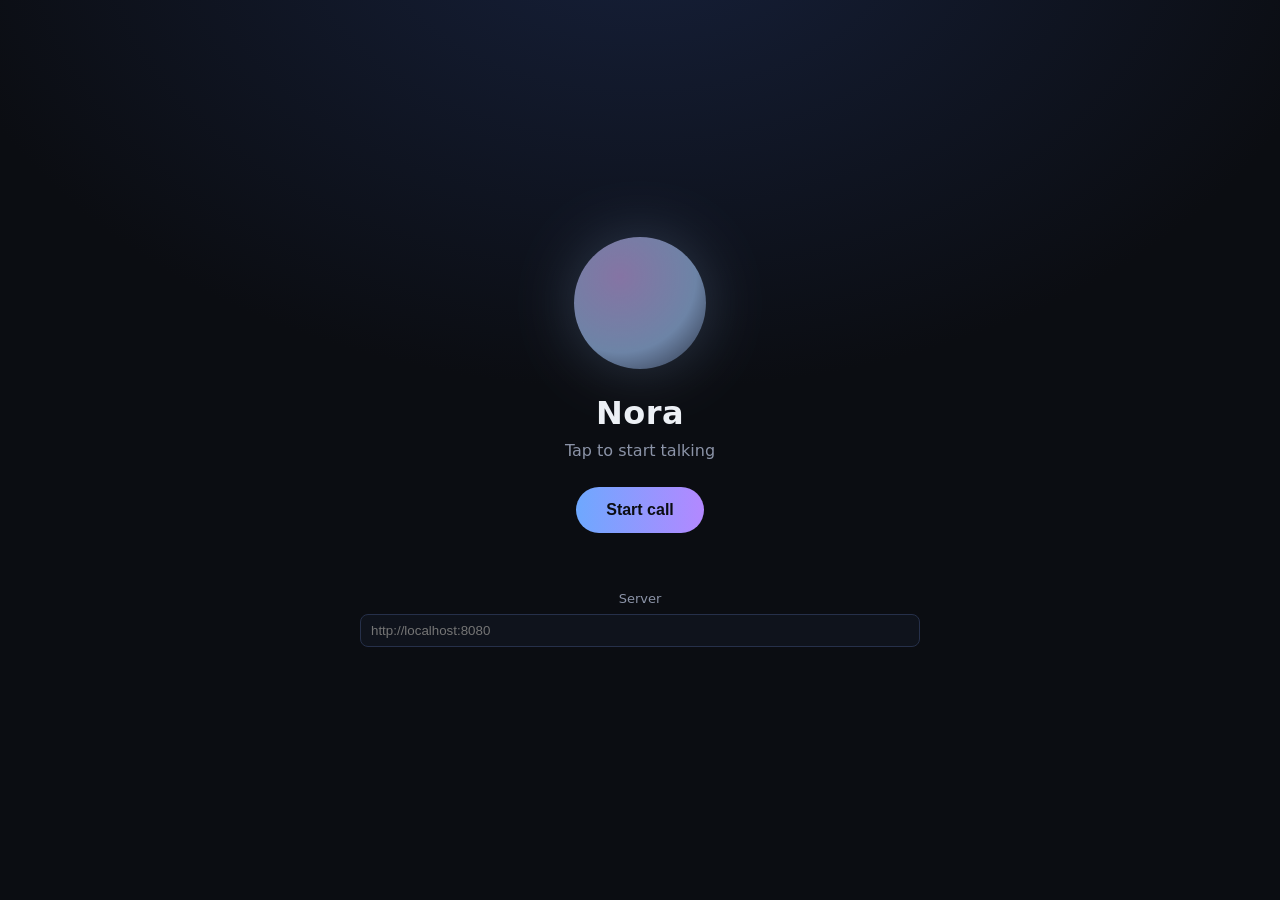
<file: client/index.html>
<!doctype html>
<html lang="en">
  <head>
    <meta charset="utf-8" />
    <meta name="viewport" content="width=device-width, initial-scale=1" />
    <title>Nora — talk to me</title>
    <link rel="stylesheet" href="./styles.css" />
  </head>
  <body>
    <main class="stage">
      <div class="orb" id="orb" data-state="idle"></div>
      <h1>Nora</h1>
      <p class="status" id="status">Tap to start talking</p>

      <button class="cta" id="toggle">Start call</button>

      <section class="transcript" id="transcript" aria-live="polite"></section>

      <label class="server">
        Server
        <input id="server" type="text" value="" placeholder="http://localhost:8080" />
      </label>
    </main>

    <!-- Bot audio is routed here. -->
    <audio id="bot-audio" autoplay></audio>

    <script type="module" src="./app.js"></script>
  </body>
</html>
</file>
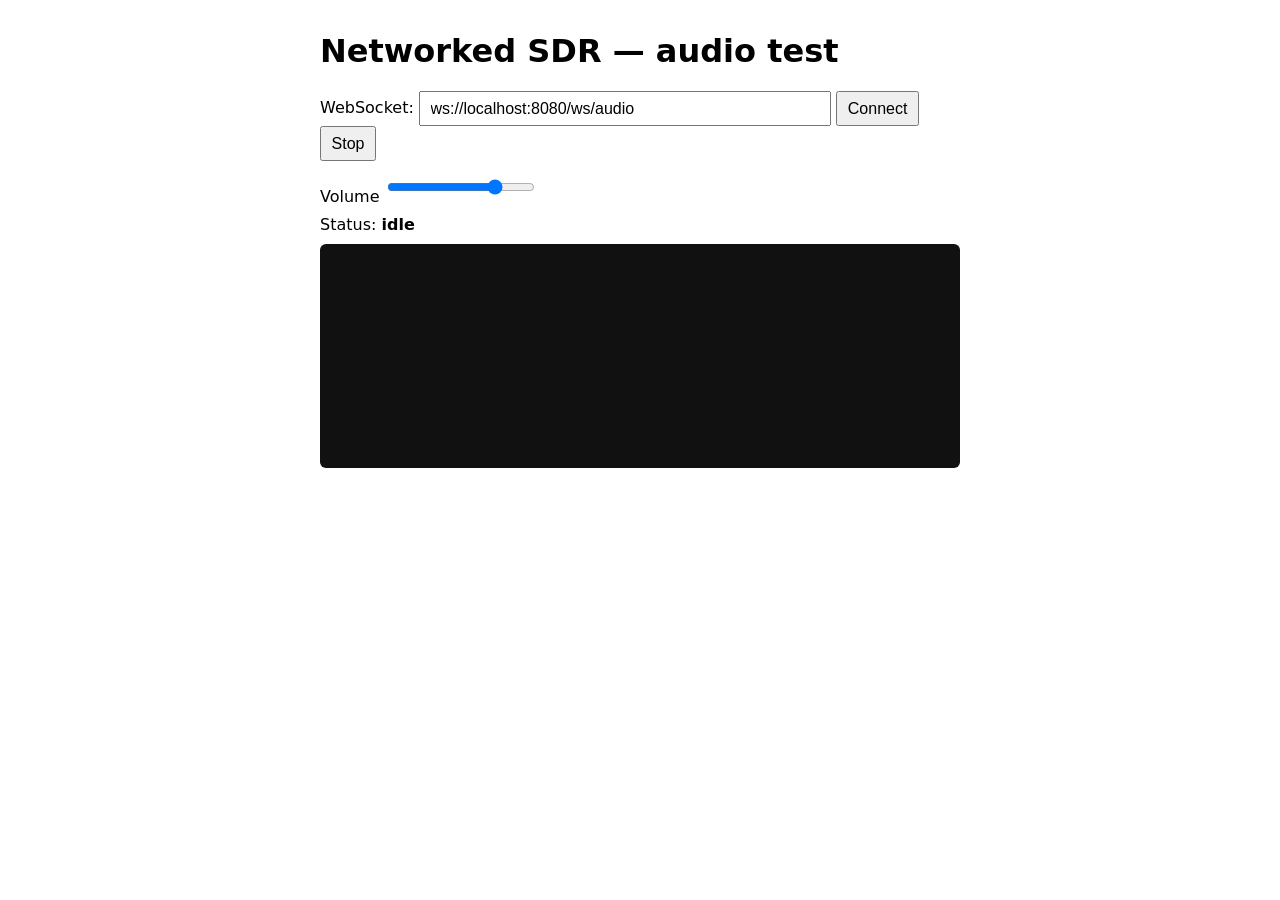
<file: pi-server/tests/audio.html>
<!doctype html>
<meta charset="utf-8" />
<title>Networked SDR — audio test</title>
<style>
  body { font-family: system-ui, sans-serif; max-width: 640px; margin: 2rem auto; }
  button, input, select { font-size: 1rem; padding: .4rem .6rem; }
  #log { white-space: pre-wrap; background: #111; color: #0f0; padding: 1rem;
         border-radius: 6px; height: 12rem; overflow: auto; }
  .row { margin: .6rem 0; }
</style>
<h1>Networked SDR — audio test</h1>
<div class="row">
  WebSocket: <input id="url" size="40" value="ws://localhost:8080/ws/audio" />
  <button id="connect">Connect</button>
  <button id="stop">Stop</button>
</div>
<div class="row">
  Volume <input id="vol" type="range" min="0" max="1" step="0.01" value="0.8" />
</div>
<div class="row">Status: <b id="status">idle</b></div>
<div id="log"></div>

<script>
// Plays raw PCM (s16le mono) from /ws/audio via WebAudio. A small jitter
// buffer is scheduled ahead of the audio clock to avoid underruns.
const logEl = document.getElementById("log");
const statusEl = document.getElementById("status");
const log = (m) => { logEl.textContent += m + "\n"; logEl.scrollTop = logEl.scrollHeight; };

let ws, audioCtx, gainNode, nextTime = 0, rate = 24000;

function connect() {
  const url = document.getElementById("url").value;
  audioCtx = new (window.AudioContext || window.webkitAudioContext)();
  gainNode = audioCtx.createGain();
  gainNode.gain.value = parseFloat(document.getElementById("vol").value);
  gainNode.connect(audioCtx.destination);
  nextTime = 0;

  ws = new WebSocket(url);
  ws.binaryType = "arraybuffer";
  ws.onopen = () => { statusEl.textContent = "connected"; log("connected to " + url); };
  ws.onclose = () => { statusEl.textContent = "closed"; log("closed"); };
  ws.onerror = (e) => log("error: " + e.message);
  ws.onmessage = (ev) => {
    if (typeof ev.data === "string") { rate = JSON.parse(ev.data).rate; log("format: " + ev.data); return; }
    const pcm = new Int16Array(ev.data);
    const buf = audioCtx.createBuffer(1, pcm.length, rate);
    const ch = buf.getChannelData(0);
    for (let i = 0; i < pcm.length; i++) ch[i] = pcm[i] / 32768;
    const src = audioCtx.createBufferSource();
    src.buffer = buf; src.connect(gainNode);
    const now = audioCtx.currentTime;
    if (nextTime < now + 0.05) nextTime = now + 0.1; // (re)prime jitter buffer
    src.start(nextTime);
    nextTime += buf.duration;
  };
}

document.getElementById("connect").onclick = () => { if (audioCtx) audioCtx.resume(); connect(); };
document.getElementById("stop").onclick = () => { if (ws) ws.close(); if (audioCtx) audioCtx.close(); };
document.getElementById("vol").oninput = (e) => { if (gainNode) gainNode.gain.value = parseFloat(e.target.value); };
</script>
</file>
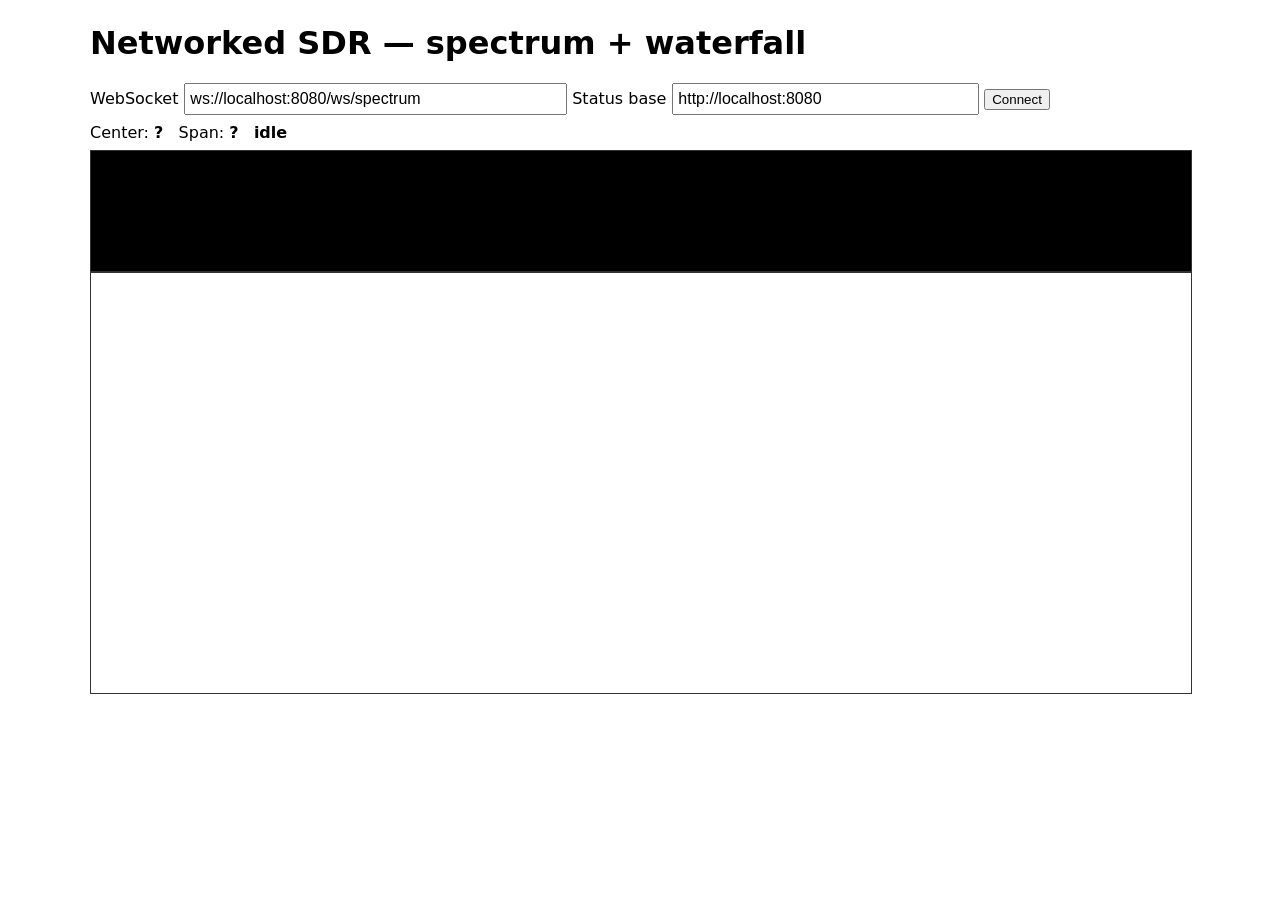
<file: pi-server/tests/waterfall.html>
<!doctype html>
<meta charset="utf-8" />
<title>Networked SDR — waterfall test</title>
<style>
  body { font-family: system-ui, sans-serif; max-width: 1100px; margin: 1.5rem auto; }
  canvas { width: 100%; image-rendering: pixelated; border: 1px solid #333; display: block; }
  .row { margin: .5rem 0; }
  #spectrum { height: 120px; background: #000; }
  #waterfall { height: 420px; }
  input { font-size: 1rem; padding: .3rem; }
</style>
<h1>Networked SDR — spectrum + waterfall</h1>
<div class="row">
  WebSocket <input id="url" size="38" value="ws://localhost:8080/ws/spectrum" />
  Status base <input id="base" size="30" value="http://localhost:8080" />
  <button id="connect">Connect</button>
</div>
<div class="row">Center: <b id="center">?</b> &nbsp; Span: <b id="span">?</b> &nbsp; <b id="status">idle</b></div>
<canvas id="spectrum" width="1024" height="120"></canvas>
<canvas id="waterfall" width="1024" height="420"></canvas>

<script>
// Each /ws/spectrum frame is 1024 uint8 bytes (power, -100..0 dBFS -> 0..255).
// New frame = top row of the waterfall; existing image scrolls down one row.
const BINS = 1024;
const wf = document.getElementById("waterfall");
const sp = document.getElementById("spectrum");
const wfx = wf.getContext("2d");
const spx = sp.getContext("2d");
const statusEl = document.getElementById("status");
let ws;

// blue -> cyan -> yellow -> red palette
function color(v) {
  const t = v / 255;
  const r = Math.max(0, Math.min(255, 255 * (t - 0.5) * 2));
  const g = Math.max(0, Math.min(255, 255 * (1 - Math.abs(t - 0.5) * 2)));
  const b = Math.max(0, Math.min(255, 255 * (0.5 - t) * 2));
  return [r, g, b];
}

async function fetchStatus() {
  try {
    const base = document.getElementById("base").value;
    const s = await (await fetch(base + "/status")).json();
    document.getElementById("center").textContent = (s.center_hz / 1e6).toFixed(3) + " MHz";
    document.getElementById("span").textContent = (s.sample_rate / 1e6).toFixed(3) + " MHz";
  } catch (e) { /* ignore */ }
}

function connect() {
  fetchStatus();
  ws = new WebSocket(document.getElementById("url").value);
  ws.binaryType = "arraybuffer";
  ws.onopen = () => statusEl.textContent = "connected";
  ws.onclose = () => statusEl.textContent = "closed";
  ws.onmessage = (ev) => {
    const bytes = new Uint8Array(ev.data);
    if (bytes.length !== BINS) return;
    // scroll waterfall down by 1px
    wfx.drawImage(wf, 0, 0, BINS, wf.height, 0, 1, BINS, wf.height);
    const row = wfx.createImageData(BINS, 1);
    for (let i = 0; i < BINS; i++) {
      const [r, g, b] = color(bytes[i]);
      row.data[i * 4] = r; row.data[i * 4 + 1] = g; row.data[i * 4 + 2] = b; row.data[i * 4 + 3] = 255;
    }
    wfx.putImageData(row, 0, 0);
    // spectrum line
    spx.fillStyle = "#000"; spx.fillRect(0, 0, BINS, sp.height);
    spx.strokeStyle = "#0f0"; spx.beginPath();
    for (let i = 0; i < BINS; i++) {
      const y = sp.height - (bytes[i] / 255) * sp.height;
      i === 0 ? spx.moveTo(i, y) : spx.lineTo(i, y);
    }
    spx.stroke();
  };
}
document.getElementById("connect").onclick = connect;
</script>
</file>
<file: client/styles.css>
:root {
  --bg: #0b0d12;
  --fg: #eef1f6;
  --muted: #8b93a7;
  --accent: #6ea8fe;
  --accent-2: #b388ff;
}

* { box-sizing: border-box; }

body {
  margin: 0;
  min-height: 100vh;
  background: radial-gradient(1200px 800px at 50% -10%, #16203a 0%, var(--bg) 60%);
  color: var(--fg);
  font: 16px/1.5 system-ui, -apple-system, "Segoe UI", Roboto, sans-serif;
  display: grid;
  place-items: center;
}

.stage {
  width: min(560px, 92vw);
  text-align: center;
  padding: 32px 0 48px;
}

h1 { margin: 8px 0 2px; font-weight: 600; letter-spacing: 0.5px; }

.status { color: var(--muted); margin: 0 0 24px; min-height: 1.5em; }

.orb {
  width: 132px;
  height: 132px;
  margin: 0 auto 20px;
  border-radius: 50%;
  background: radial-gradient(circle at 35% 30%, var(--accent-2), var(--accent) 60%, #2a3b66 100%);
  box-shadow: 0 0 60px rgba(110, 168, 254, 0.35);
  transition: transform 0.18s ease, box-shadow 0.18s ease, filter 0.3s ease;
}
.orb[data-state="idle"] { filter: grayscale(0.5) brightness(0.8); }
.orb[data-state="connecting"] { animation: pulse 1s ease-in-out infinite; }
.orb[data-state="listening"] { box-shadow: 0 0 70px rgba(110, 168, 254, 0.55); }
.orb[data-state="speaking"] { animation: speak 0.6s ease-in-out infinite; }

@keyframes pulse { 50% { transform: scale(1.06); } }
@keyframes speak { 0%,100% { transform: scale(1); } 50% { transform: scale(1.12); } }

.cta {
  appearance: none;
  border: 0;
  border-radius: 999px;
  padding: 14px 30px;
  font-size: 16px;
  font-weight: 600;
  color: #0b0d12;
  background: linear-gradient(90deg, var(--accent), var(--accent-2));
  cursor: pointer;
  transition: transform 0.1s ease, opacity 0.2s ease;
}
.cta:hover { transform: translateY(-1px); }
.cta:disabled { opacity: 0.5; cursor: default; }
.cta.is-live { background: #e25563; color: #fff; }

.transcript {
  margin: 28px auto 0;
  max-height: 220px;
  overflow-y: auto;
  text-align: left;
  display: grid;
  gap: 8px;
}
.transcript .line { padding: 8px 12px; border-radius: 12px; background: #141925; }
.transcript .line.user { background: #1b2740; }
.transcript .line b { color: var(--muted); font-weight: 600; margin-right: 6px; }

.server {
  display: block;
  margin-top: 28px;
  color: var(--muted);
  font-size: 13px;
}
.server input {
  display: block;
  width: 100%;
  margin-top: 6px;
  padding: 8px 10px;
  border-radius: 8px;
  border: 1px solid #26304a;
  background: #0f131c;
  color: var(--fg);
}
</file>
